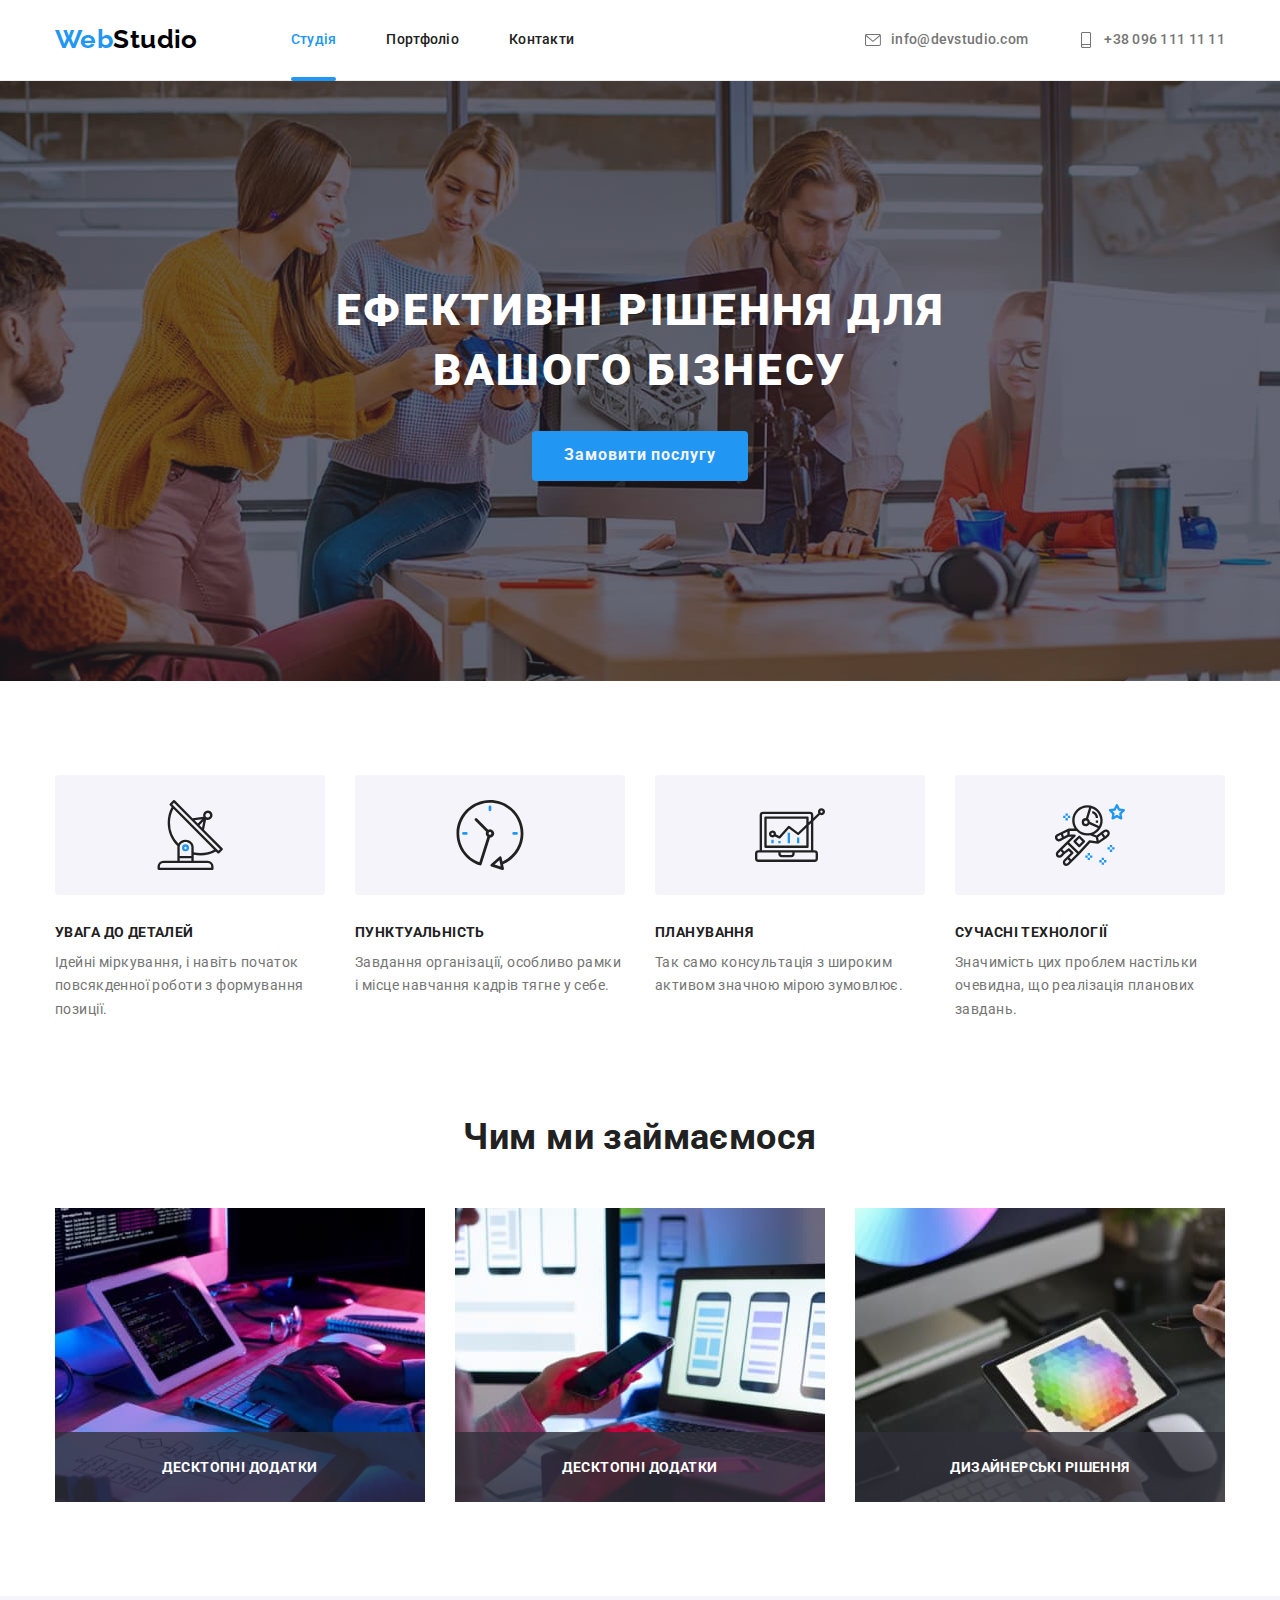
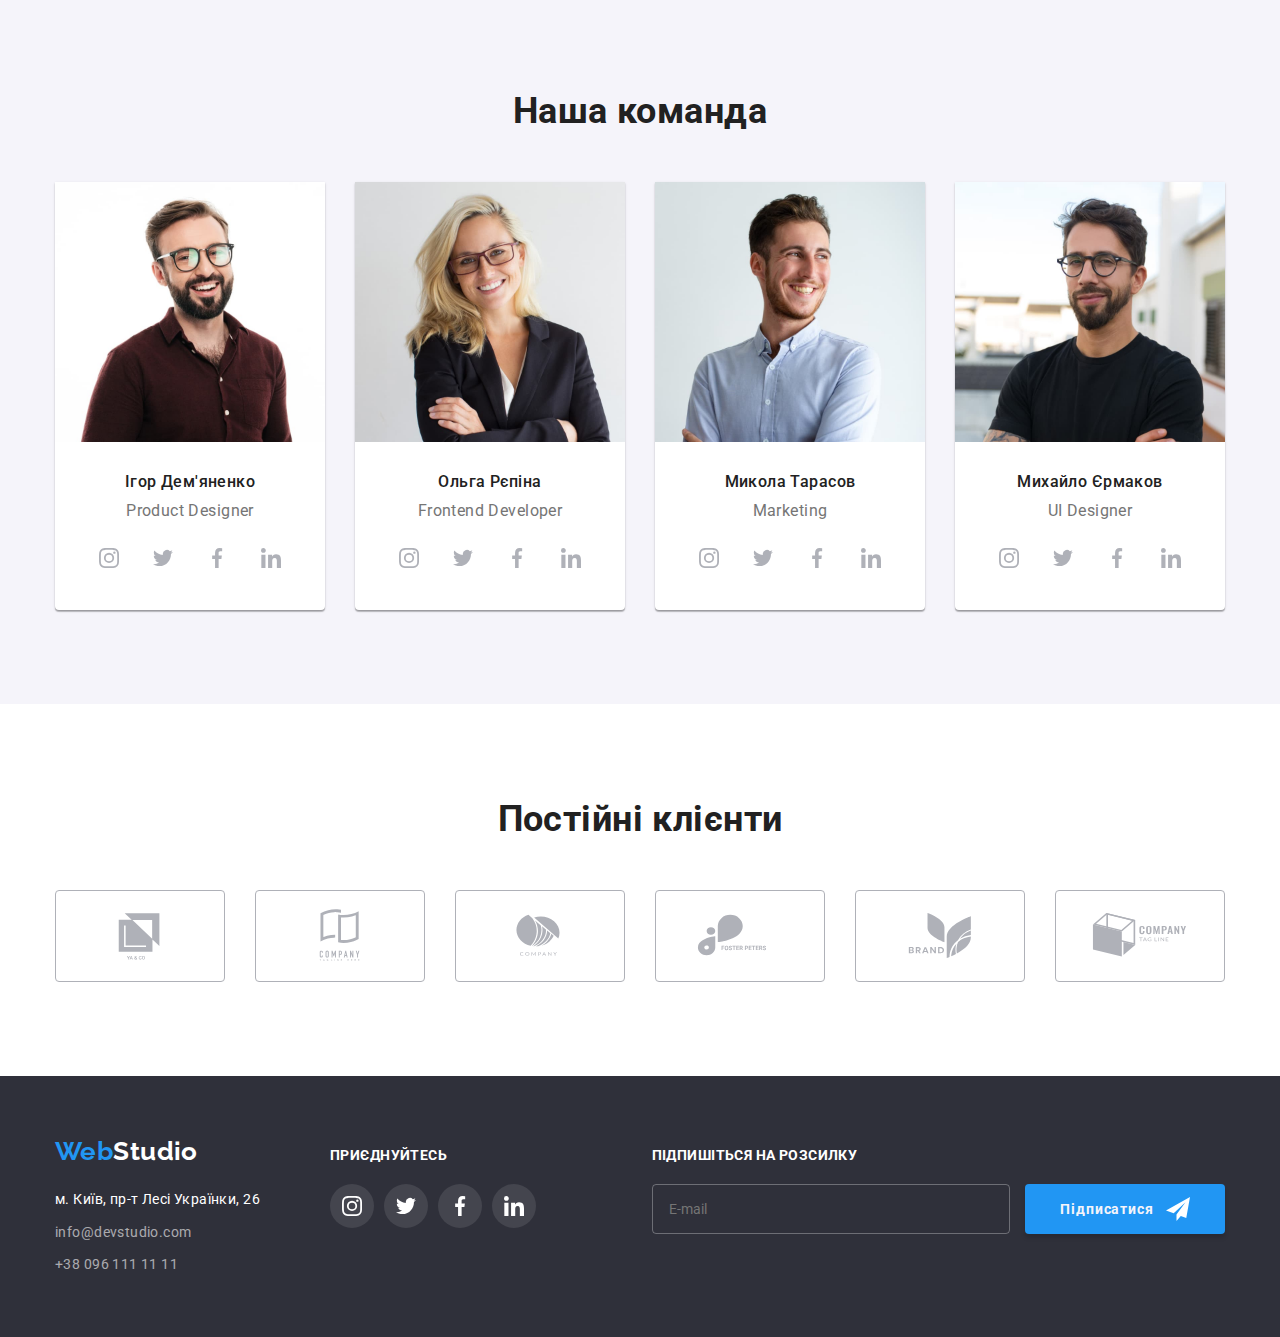
<file: index.html>
<!DOCTYPE html>
<html lang="uk">

<head>
	<meta charset="UTF-8"/>
	<meta http-equiv="X-UA-Compatible" content="IE=edge"/>
	<meta name="viewport" content="width=device-width, initial-scale=1.0"/>
	<link rel="preconnect" href="https://fonts.googleapis.com"/>
	<link rel="preconnect" href="https://fonts.gstatic.com" crossorigin/>
	<link
		href="https://fonts.googleapis.com/css2?family=Raleway:wght@700&family=Roboto:wght@400;500;700;900&display=swap"
		rel="stylesheet"/>
	<link rel="stylesheet"
		href="https://cdnjs.cloudflare.com/ajax/libs/modern-normalize/1.1.0/modern-normalize.min.css"/>
	<link rel="stylesheet" href="./css/styles.css"/>
	<title>Homework 1 week GOIT</title>
</head>

<body>
	<!-- Header -->
	<header class="border-buttom">
		<div class="container flex-container">
			<a href="./index.html" class="logo"> <span class="logo-color">Web</span>Studio</a>
			<nav>
				<ul class="header-nav">
					<li class="item"><a href="index.html" class="nav-link active current">Студія</a></li>
					<li class="item"><a href="./portfolio.html" class="nav-link active">Портфоліо</a></li>
					<li class="item"><a href="" class="nav-link active">Контакти</a></li>
				</ul>
			</nav>
			<ul class="nav-contact">
				<li class="item"><a href="mailto:info@devstudio.com" class="contact header-contact active"><svg
							class="contact-icon">
							<use href="./images/symbol-defs.svg#envelope"></use>
						</svg>
						info@devstudio.com</a>
				</li>
				<li class="item"><a href="tel:+380961111111" class="contact header-contact active"><svg
							class="contact-icon">
							<use href="./images/symbol-defs.svg#smartphone"></use>
						</svg>+38 096 111 11 11</a>
				</li>
			</ul>
		</div>
	</header>
	<!-- Main -->
	<main>
		<!-- Hero -->
		<section class="hero">
			<h1 class="hero-title">Ефективні рішення для вашого бізнесу</h1>
			<button type="button" name="order" class="hero-btn" data-modal-open>Замовити послугу</button>
		</section>
		<!-- Benefit -->
		<section class="benefit">
			<div class="container">
				<h2 class="hide">Наші переваги</h2>
				<ul class="benefit-list">
					<li class="item">
						<div class="benefit-bgc">
							<svg class="benefit-bgc-icon">
								<use href="./images/symbol-defs.svg#locator"></use>
							</svg>
						</div>
						<h3 class="benefit-title">УВАГА ДО ДЕТАЛЕЙ</h3>
						<p> Ідейні міркування, і навіть початок повсякденної роботи з формування позиції. </p>
					</li>
					<li class="item">
						<div class="benefit-bgc">
							<svg class="benefit-bgc-icon">
								<use href="./images/symbol-defs.svg#clock"></use>
							</svg>
						</div>
						<h3 class="benefit-title">ПУНКТУАЛЬНІСТЬ</h3>
						<p> Завдання організації, особливо рамки і місце навчання кадрів тягне у себе. </p>
					</li>
					<li class="item">
						<div class="benefit-bgc">
							<svg class="benefit-bgc-icon">
								<use href="./images/symbol-defs.svg#diagram"></use>
							</svg>
						</div>
						<h3 class="benefit-title">ПЛАНУВАННЯ</h3>
						<p> Так само консультація з широким активом значною мірою зумовлює. </p>
					</li>
					<li class="item">
						<div class="benefit-bgc">
							<svg class="benefit-bgc-icon">
								<use href="./images/symbol-defs.svg#astronaut"></use>
							</svg>
						</div>
						<h3 class="benefit-title">СУЧАСНІ ТЕХНОЛОГІЇ</h3>
						<p> Значимість цих проблем настільки очевидна, що реалізація планових завдань. </p>
					</li>
				</ul>
			</div>
		</section>
		<!-- About -->
		<section class="about">
			<div class="container">
				<h2 class="title">Чим ми займаємося</h2>
				<ul class="list">
					<li class="about-item">
						<img src="./images/img.jpg" alt="Програміст набирає код на планшеті" width="370"
							class="image" />
						<p class="about-desc">Десктопні додатки</p>
					</li>
					<li class="about-item">
						<img src="./images/box_2.jpg" alt="Дизайнер розробляє інтерфейс застосунку для смартфона"
							width="370" class="image" />
						<p class="about-desc">Десктопні додатки</p>
					</li>
					<li class="about-item">
						<img src="./images/box_3.jpg" alt="Веб-дизайнер підбирає колір на графічному планшеті"
							width="370" class="image" />
						<p class="about-desc">Дизайнерські рішення</p>
					</li>
				</ul>
			</div>
		</section>

		<!-- Team -->
		<section class="team">
			<div class="container">
				<h2 class="title">Наша команда</h2>
				<ul class="list">
					<li class="team-dsc">
						<img src="./images/product.jpg" alt="Фото співробітника" width="270" class="image" />
						<h3 class="list-title">Ігор Дем'яненко</h3>
						<p lang="en">Product Designer</p>
						<ul class="social-list">
							<li class="social-item">
								<a href="" class="social-link">
									<svg class="social-icon">
										<use href="./images/symbol-defs.svg#instagram"></use>
									</svg>
								</a>
							</li>
							<li class="social-item">
								<a href="" class="social-link">
									<svg class="social-icon">
										<use href="./images/symbol-defs.svg#twitter"></use>
									</svg>
								</a>
							</li>
							<li class="social-item">
								<a href="" class="social-link">
									<svg class="social-icon">
										<use href="./images/symbol-defs.svg#facebook"></use>
									</svg>
								</a>
							</li>
							<li class="social-item">
								<a href="" class="social-link">
									<svg class="social-icon">
										<use href="./images/symbol-defs.svg#linkedin"></use>
									</svg>
								</a>
							</li>
						</ul>
					</li>
					<li class="team-dsc">
						<img src="./images/front_end.jpg" alt="Фото співробітника" width="270" class="image" />
						<h3 class="list-title">Ольга Рєпіна</h3>
						<p lang="en">Frontend Developer</p>
						<ul class="social-list">
							<li class="social-item">
								<a href="" class="social-link">
									<svg class="social-icon">
										<use href="./images/symbol-defs.svg#instagram"></use>
									</svg>
								</a>
							</li>
							<li class="social-item">
								<a href="" class="social-link">
									<svg class="social-icon">
										<use href="./images/symbol-defs.svg#twitter"></use>
									</svg>
								</a>
							</li>
							<li class="social-item">
								<a href="" class="social-link">
									<svg class="social-icon">
										<use href="./images/symbol-defs.svg#facebook"></use>
									</svg>
								</a>
							</li>
							<li class="social-item">
								<a href="" class="social-link">
									<svg class="social-icon">
										<use href="./images/symbol-defs.svg#linkedin"></use>
									</svg>
								</a>
							</li>
						</ul>
					</li>
					<li class="team-dsc">
						<img src="./images/marketing.jpg" alt="Фото співробітника" width="270" class="image" />
						<h3 class="list-title">Микола Тарасов</h3>
						<p lang="en">Marketing</p>
						<ul class="social-list">
							<li class="social-item">
								<a href="" class="social-link">
									<svg class="social-icon">
										<use href="./images/symbol-defs.svg#instagram"></use>
									</svg>
								</a>
							</li>
							<li class="social-item">
								<a href="" class="social-link">
									<svg class="social-icon">
										<use href="./images/symbol-defs.svg#twitter"></use>
									</svg>
								</a>
							</li>
							<li class="social-item">
								<a href="" class="social-link">
									<svg class="social-icon">
										<use href="./images/symbol-defs.svg#facebook"></use>
									</svg>
								</a>
							</li>
							<li class="social-item">
								<a href="" class="social-link">
									<svg class="social-icon">
										<use href="./images/symbol-defs.svg#linkedin"></use>
									</svg>
								</a>
							</li>
						</ul>
					</li>
					<li class="team-dsc">
						<img src="./images/ui_designer.jpg" alt="Фото співробітника" width="270" class="image" />
						<h3 class="list-title">Михайло Єрмаков</h3>
						<p lang="en">UI Designer</p>
						<ul class="social-list">
							<li class="social-item">
								<a href="" class="social-link">
									<svg class="social-icon">
										<use href="./images/symbol-defs.svg#instagram"></use>
									</svg>
								</a>
							</li>
							<li class="social-item">
								<a href="" class="social-link">
									<svg class="social-icon">
										<use href="./images/symbol-defs.svg#twitter"></use>
									</svg>
								</a>
							</li>
							<li class="social-item">
								<a href="" class="social-link">
									<svg class="social-icon">
										<use href="./images/symbol-defs.svg#facebook"></use>
									</svg>
								</a>
							</li>
							<li class="social-item">
								<a href="" class="social-link">
									<svg class="social-icon">
										<use href="./images/symbol-defs.svg#linkedin"></use>
									</svg>
								</a>
							</li>
						</ul>
					</li>
				</ul>
			</div>
		</section>
		<section class="client">
			<div class="container">
				<h2 class="title">Постійні клієнти</h2>
				<ul class="clients-list">
					<li class="clients-item">
						<a href="" class="client-link">
							<svg class="client-logo">
								<use href="./images/symbol-defs.svg#client_1"></use>
							</svg>
						</a>
					</li>
					<li class="clients-item">
						<a href="" class="client-link">
							<svg class="client-logo">
								<use href="./images/symbol-defs.svg#client_2"></use>
							</svg>
						</a>
					</li>
					<li class="clients-item">
						<a href="" class="client-link">
							<svg class="client-logo">
								<use href="./images/symbol-defs.svg#client_3" class="client-logo"></use>
							</svg>
						</a>
					</li>
					<li class="clients-item">
						<a href="" class="client-link">
							<svg class="client-logo">
								<use href="./images/symbol-defs.svg#client_4" class="client-logo"></use>
							</svg>
						</a>
					</li>
					<li class="clients-item">
						<a href="" class="client-link">
							<svg class="client-logo">
								<use href="./images/symbol-defs.svg#client_5" class="client-logo"></use>
							</svg>
						</a>
					</li>
					<li class="clients-item">
						<a href="" class="client-link">
							<svg class="client-logo">
								<use href="./images/symbol-defs.svg#client_6" class="client-logo"></use>
							</svg>
						</a>
					</li>
				</ul>
			</div>
		</section>
	</main>
	<!-- Footer -->
	<footer class="footer">
		<div class="container footer-wraper">
			<div class="left-container">
				<a href="./index.html" class="logo-footer link"> <span class="logo-color">Web</span>Studio</a>
				<address class="adress">
					<ul class="footer-list list">
						<li>
							<a href="https://goo.gl/maps/7tUkKNUSGQTVKbK36" target="_blank"
								rel="noopener noreferrer nofollow" class="link-map link">м. Київ, пр-т Лесі Українки,
								26</a>
						</li>
						<li><a href="mailto:info@devstudio.com"
								class="contact footer-contact link active">info@devstudio.com</a></li>
						<li><a href="tel:+380961111111" class="contact footer-contact link active">+38 096 111 11 11</a>
						</li>
					</ul>
				</address>
			</div>
			<div class="social-container">
				<b class="social-title ">приєднуйтесь</b>
				<ul class="social-list">
					<li class="social-item footer-ico-bgc">
						<a href="" class="social-link">
							<svg class="social-icon">
								<use href="./images/symbol-defs.svg#instagram"></use>
							</svg>
						</a>
					</li>
					<li class="social-item footer-ico-bgc">
						<a href="" class="social-link">
							<svg class="social-icon">
								<use href="./images/symbol-defs.svg#twitter"></use>
							</svg>
						</a>
					</li>
					<li class="social-item footer-ico-bgc">
						<a href="" class="social-link">
							<svg class="social-icon">
								<use href="./images/symbol-defs.svg#facebook"></use>
							</svg>
						</a>
					</li>
					<li class="social-item footer-ico-bgc">
						<a href="" class="social-link">
							<svg class="social-icon">
								<use href="./images/symbol-defs.svg#linkedin"></use>
							</svg>
						</a>
					</li>
				</ul>
			</div>
			<div class="right-container">
				<b class="social-title">Підпишіться на розсилку</b>
				<form action="#" name="subscribe-form">
					<input type="email" class="subscribe-input" placeholder="E-mail" />
					<button type="submit" class="subscribe-btn">Підписатися
						<svg class="send-ico">
							<use href="./images/symbol-defs.svg#send"></use>
						</svg></button>
				</form>
			</div>
		</div>
	</footer>
	<div class="backdrop is-hidden" data-modal>
		<div class="modal">
			<button type="button" class="close-btn" data-modal-close>
				<svg class="close-btn-img">
					<use href="./images/symbol-defs.svg#close"></use>
				</svg>
			</button>
			<p class="modal-titel">Залиште свої дані, ми вам передзвонимо</p>
			<form action="#" class="modal-form">
				<div class="contaner-form-field">
					<label class="form-field"><span class="field-titel">Ім'я</span>
						<input type="text" name="name" class="field-input" required />
						<svg class="field-ico">
							<use href="./images/symbol-defs.svg#person"></use>
						</svg>
					</label>
					<label class="form-field"><span class="field-titel">Телефон</span>
						<input type="tel" name="phone" class="field-input" required />
						<svg class="field-ico">
							<use href="./images/symbol-defs.svg#phone"></use>
						</svg>
					</label>
					<label class="form-field"><span class="field-titel">Пошта</span>
						<input type="email" name="mail" class="field-input" />
						<svg class="field-ico">
							<use href="./images/symbol-defs.svg#email"></use>
						</svg>
					</label>
					<label class="form-field"><span class="field-titel">Коментар</span>
						<textarea name="comment" rows="8" class="field-input" placeholder="Введіть текст"></textarea>
					</label>
				</div>
				<label class="policy-block">
					<input type="checkbox" name="policy" class="policy-checkbox" required />
					<svg class="check-ico">
						<use href="./images/symbol-defs.svg#check"></use>
					</svg>
					Погоджуюся з розсилкою та приймаю <a href="" class="policy-link">Умови договору</a>
				</label>

				<button type="submit" class="modal-submit-btn">Відправити</button>
			</form>
		</div>
	</div>
	<script src="./js/modal.js"></script>
</body>

</html>
</file>
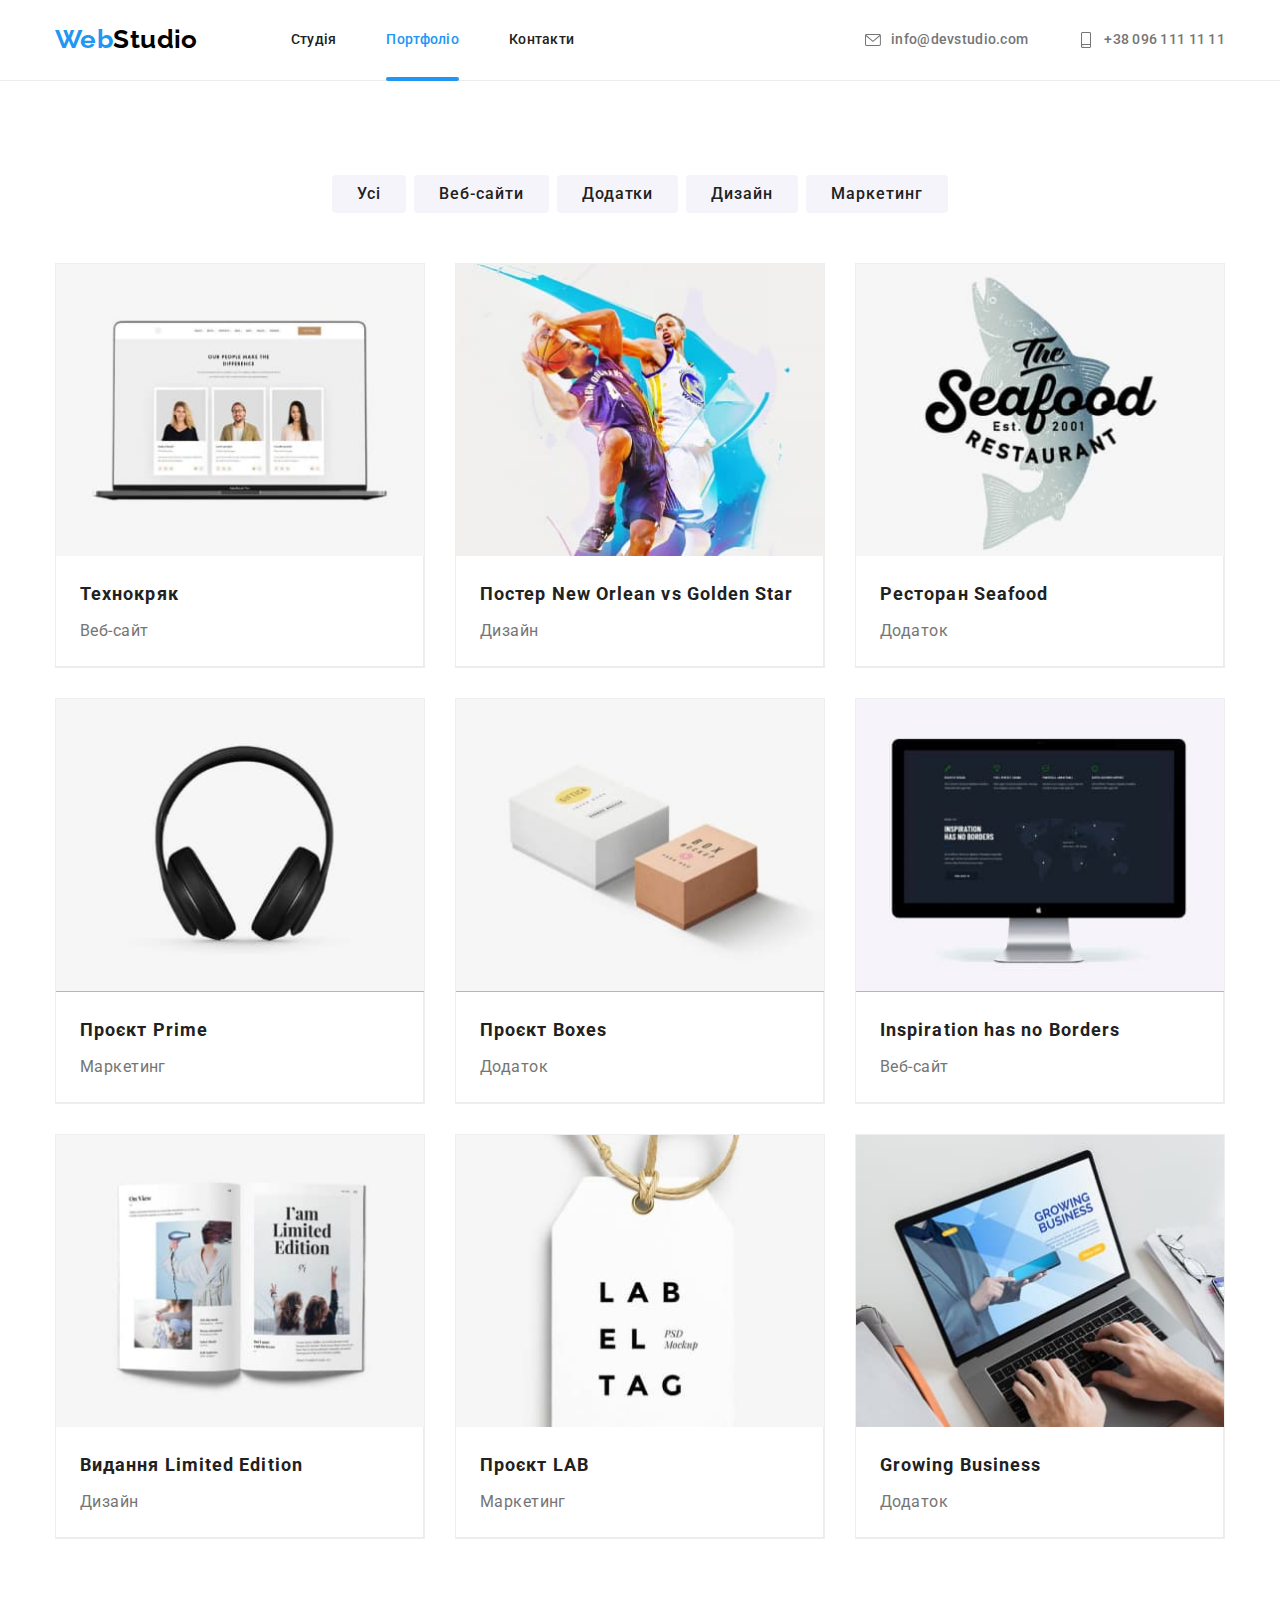
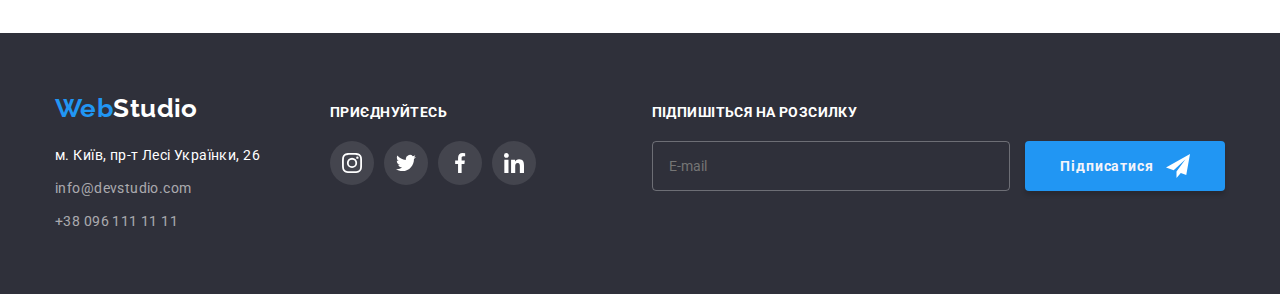
<file: portfolio.html>
<!DOCTYPE html>
<html lang="uk">
	<head>
		<meta charset="UTF-8" />
		<meta http-equiv="X-UA-Compatible" content="IE=edge" />
		<meta name="viewport" content="width=device-width, initial-scale=1.0" />
		<link rel="preconnect" href="https://fonts.googleapis.com" />
		<link rel="preconnect" href="https://fonts.gstatic.com" crossorigin />
		<link
			href="https://fonts.googleapis.com/css2?family=Raleway:wght@700&family=Roboto:wght@400;500;700;900&display=swap"
			rel="stylesheet"
		/>
		<link
			rel="stylesheet"
			href="https://cdnjs.cloudflare.com/ajax/libs/modern-normalize/1.1.0/modern-normalize.min.css"
		/>
		<link rel="stylesheet" href="./css/styles.css" />
		<title>Homework 1 week GOIT</title>
	</head>

	<body>
		<!-- Header -->
		<header class="border-buttom">
			<div class="container flex-container">
				<a href="./index.html" class="logo"> <span class="logo-color">Web</span>Studio</a>
				<nav>
					<ul class="header-nav">
						<li class="item"><a href="index.html" class="nav-link active">Студія</a></li>
						<li class="item"><a href="./portfolio.html" class="nav-link active current">Портфоліо</a></li>
						<li class="item"><a href="" class="nav-link active">Контакти</a></li>
					</ul>
				</nav>
				<ul class="nav-contact">
					<li class="item"
						><a href="mailto:info@devstudio.com" class="contact header-contact active"
							><svg class="contact-icon">
								<use href="./images/symbol-defs.svg#envelope"></use>
							</svg>
							info@devstudio.com</a
						>
					</li>
					<li class="item"
						><a href="tel:+380961111111" class="contact header-contact active"
							><svg class="contact-icon">
								<use href="./images/symbol-defs.svg#smartphone"></use></svg>
								+38 096 111 11 11</a>
					</li>
				</ul>
			</div>
		</header>
		<!-- Main -->
		<main>
			<section class="portfolio">
				<div class="container project-container">
					<h1 class="hide">Портфоліо</h1>
					<ul class="filter list button-container">
						<li class="item"><button type="button" class="filter-btn">Усі</button></li>
						<li class="item"><button type="button" class="filter-btn">Веб-сайти</button></li>
						<li class="item"><button type="button" class="filter-btn">Додатки</button></li>
						<li class="item"><button type="button" class="filter-btn">Дизайн</button></li>
						<li class="item"><button type="button" class="filter-btn">Маркетинг</button></li>
					</ul>
					<ul class="project-list list">
						<li class="project-item">
							<a href="" class="project-link">
								<div class="project-wrap-details">
									<img src="./images/project/project1.jpg" alt="Веб сайт открыт на ноутбуке" width="370" />
									<p class="project-details">Ресурс пропонує комплексні пропозиції з різним рівнем функціоналу та сервісів. Все це дозволить відвідувачу отримати вичерпні відомості про компанію чи приватну особу.</p>
								</div>
								<div class="project-desc">
									<h2 class="project-subtitle">Технокряк</h2>
									<p class="project-text">Веб-сайт</p>
								</div>
							</a>
						</li>
						<li class="project-item">
							<a href="" class="project-link">
								<div class="project-wrap-details">
								<img
									src="./images/project/project2.jpg"
									alt="Постер на котором изображены 2 баскетболиста в борьбе за мяч"
									width="370"
									/>
								<p class="project-details">Ресурс пропонує комплексні пропозиції з різним рівнем функціоналу та сервісів. Все це дозволить відвідувачу отримати вичерпні відомості про компанію чи приватну особу.</p>
								</div>	
								<div class="project-desc">
									<h2 class="project-subtitle">Постер New Orlean vs Golden Star</h2>
									<p class="project-text">Дизайн</p>
								</div>
							</a>
						</li>
						<li class="project-item">
							<a href="#" class="project-link">
								<div class="project-wrap-details">
								<img src="./images/project/project3.jpg" alt="Изображение логотипа ресторана" width="370" />
								<p class="project-details">Ресурс пропонує комплексні пропозиції з різним рівнем функціоналу та сервісів. Все це дозволить відвідувачу отримати вичерпні відомості про компанію чи приватну особу.</p>
								</div>
								<div class="project-desc">
									<h2 class="project-subtitle">Ресторан Seafood</h2>
									<p class="project-text">Додаток</p>
								</div>
							</a>
						</li>
						<li class="project-item">
							<a href="#" class="project-link">
								<div class="project-wrap-details">
								<img src="./images/project/project4.jpg" alt="Изображение студийных наушников" width="370" />
								<p class="project-details">Ресурс пропонує комплексні пропозиції з різним рівнем функціоналу та сервісів. Все це дозволить відвідувачу отримати вичерпні відомості про компанію чи приватну особу.</p>
								</div>
								<div class="project-desc">
									<h2 class="project-subtitle">Проєкт Prime</h2>
									<p class="project-text">Маркетинг</p>
								</div>
							</a>
						</li>
						<li class="project-item">
							<a href="" class="project-link">
								<div class="project-wrap-details">
								<img src="./images/project/project5.jpg" alt="На фото две коробки " width="370" />
								<p class="project-details">Ресурс пропонує комплексні пропозиції з різним рівнем функціоналу та сервісів. Все це дозволить відвідувачу отримати вичерпні відомості про компанію чи приватну особу.</p>
								</div>
								<div class="project-desc">
									<h2 class="project-subtitle">Проєкт Boxes</h2>
									<p class="project-text">Додаток</p>
								</div>
							</a>
						</li>
						<li class="project-item">
							<a href="" class="project-link">
								<div class="project-wrap-details">
								<img src="./images/project/project6.jpg" alt="Веб сайт открыт на экране компьютера" width="370" />
								<p class="project-details">Ресурс пропонує комплексні пропозиції з різним рівнем функціоналу та сервісів. Все це дозволить відвідувачу отримати вичерпні відомості про компанію чи приватну особу.</p>
								</div>
								<div class="project-desc">
									<h2 lang="en" class="project-subtitle">Inspiration has no Borders</h2>
									<p class="project-text">Веб-сайт</p>
								</div>
							</a>
						</li>
						<li class="project-item">
							<a href="" class="project-link">
								<div class="project-wrap-details">
								<img src="./images/project/project7.jpg" alt="Разворот глянцевого журнала" width="370" />
								<p class="project-details">Ресурс пропонує комплексні пропозиції з різним рівнем функціоналу та сервісів. Все це дозволить відвідувачу отримати вичерпні відомості про компанію чи приватну особу.</p>
								</div>
								<div class="project-desc">
									<h2 class="project-subtitle">Видання <span lang="en">Limited Edition</span></h2>
									<p class="project-text">Дизайн</p>
								</div>
							</a>
						</li>
						<li class="project-item">
							<a href="" class="project-link">
								<div class="project-wrap-details">
								<img src="./images/project/project8.jpg" alt="Ярлык для одежды" width="370" />
								<p class="project-details">Ресурс пропонує комплексні пропозиції з різним рівнем функціоналу та сервісів. Все це дозволить відвідувачу отримати вичерпні відомості про компанію чи приватну особу.</p>
								</div>
								<div class="project-desc">
									<h2 class="project-subtitle">Проєкт LAB</h2>
									<p class="project-text">Маркетинг</p>
								</div>
							</a>
						</li>
						<li class="project-item">
							<a href="" class="project-link">
								<div class="project-wrap-details">
								<img src="./images/project/project9.jpg" alt="Человек работает на ноутбуке в приложении" width="370" />
								<p class="project-details">Ресурс пропонує комплексні пропозиції з різним рівнем функціоналу та сервісів. Все це дозволить відвідувачу отримати вичерпні відомості про компанію чи приватну особу.</p>
								</div>
								<div class="project-desc">
									<h2 lang="en" class="project-subtitle">Growing Business</h2>
									<p class="project-text">Додаток</p>
								</div>
							</a>
						</li>
					</ul>
				</div>
			</section>
		</main>
		<!-- Footer -->
		<footer class="footer">
			<div class="container footer-wraper">
				<div class="left-container">
					<a href="./index.html" class="logo-footer link"> <span class="logo-color">Web</span>Studio</a>
					<address class="adress">
						<ul class="footer-list list">
							<li>
								<a
									href="https://goo.gl/maps/7tUkKNUSGQTVKbK36"
									target="_blank"
									rel="noopener noreferrer nofollow"
									class="link-map link"
									>м. Київ, пр-т Лесі Українки, 26</a
								>
							</li>
							<li
								><a href="mailto:info@devstudio.com" class="contact footer-contact link active"
									>info@devstudio.com</a
								></li
							>
							<li><a href="tel:+380961111111" class="contact footer-contact link active">+38 096 111 11 11</a> </li>
						</ul>
					</address>
				</div>
				<div class="social-container">
					<b class="social-title">приєднуйтесь</b>
					<ul class="social-list">
						<li class="social-item footer-ico-bgc">
							<a href="" class="social-link">
								<svg class="social-icon">
									<use href="./images/symbol-defs.svg#instagram"></use>
								</svg>
							</a>
						</li>
						<li class="social-item footer-ico-bgc">
							<a href="" class="social-link">
								<svg class="social-icon">
									<use href="./images/symbol-defs.svg#twitter"></use>
								</svg>
							</a>
						</li>
						<li class="social-item footer-ico-bgc">
							<a href="" class="social-link">
								<svg class="social-icon">
									<use href="./images/symbol-defs.svg#facebook"></use>
								</svg>
							</a>
						</li>
						<li class="social-item footer-ico-bgc">
							<a href="" class="social-link">
								<svg class="social-icon">
									<use href="./images/symbol-defs.svg#linkedin"></use>
								</svg>
							</a>
						</li>
					</ul>
				</div>
				<div class="right-container">
					<b class="social-title">Підпишіться на розсилку</b>
					<form action="#" name="subscribe-form">
						<input type="email" class="subscribe-input" placeholder="E-mail">
						<button type="submit" class="subscribe-btn">Підписатися <svg class="send-ico">
							<use href="./images/symbol-defs.svg#send"></use>
						</svg></button>
					</form>
				</div>
			</div>
		</footer>
	</body>
</html>
</file>
<file: css/styles.css>
/* * {
	outline:1px solid black;
} */

:root {
	--primary-color: #757575;
	--secondary-color: #2196f3;
	--link-color: #212121;
	--title-color: #212121;
	--hero-text-color: #ffffff;
	--background-color-dark: #2f303a;
	--bgc-btn-color: #f5f4fa;
	--bgc-color: #fff;
	--second-logo-color: #000000;
	--footer-contact-color: rgba(255, 255, 255, 0.6);
	--border-color: #ececec;
	--base-icon-color: #AFB1B8;
}

body {
	margin: 0;

	background-color: var (--bgc-color);
	color: var(--primary-color);
	font-family: "Roboto", "Verdana", "Tahoma", sans-serif;
	font-size: 14px;
	letter-spacing: 0.03em;
}

h1,
h2,
h3,
h4,
h5,
h6,
p {
	margin: 0;
}

ul,
ol {
	list-style: none;
	padding: 0;
	margin: 0;
}

img {
	display: block;
	max-width: 100%;
	height: auto;
}

a {
	text-decoration: none;
}
button {
	background-color: var(--secondary-color);
	color: var(--bgc-btn-color);
	border: none;
	border-radius: 4px;
	cursor: pointer;
	font-weight: 700;
	letter-spacing: 0.06em;
}

.container {
	width: 1200px;
	padding-left: 15px;
	padding-right: 15px;
	margin: 0 auto;
}

section {
	padding-top: 94px;
	padding-bottom: 94px;
}

.hide {
	position: absolute;
	width: 1px;
	height: 1px;
	margin: -1px;
	border: 0;
	padding: 0;
	white-space: nowrap;
	clip-path: inset(100%);
	clip: rect(0 0 0 0);
	overflow: hidden;
}

.contact {
	color: var(--primary-color);
}

/* Header */
.flex-container {
	display: flex;
	align-items: center;
}

.border-buttom {
	border-bottom: 1px solid var(--border-color);
}

.logo {
	display: block;
	margin-right: 93px;
	font-family: "Raleway", "Metrisch", sans-serif;
	font-weight: 700;
	font-size: 26px;
	line-height: 1.2;
	color: var(--second-logo-color);
}

.logo-color {
	color: var(--secondary-color);
}

.header-nav {
	display: flex;
}

.header-nav .item:not(:last-child) {
	margin-right: 50px;
}

.nav-link {
	display: block;
	padding-top: 32px;
	padding-bottom: 32px;
	font-weight: 500;
	line-height: 1.1;
	letter-spacing: 0.02em;
	color: var(--link-color);
}

.current {
	position: relative;
	color: var(--secondary-color);

}
.current::after {
	position: absolute;
	bottom:-1px;
	left: 0;
	content:"";
	width: 100%;
	height: 4px;
	background-color: var(--secondary-color);
	border-radius: 2px;

}

.nav-contact {
	display: flex;
	margin-left: auto;
}

.header-contact {
	padding-top: 32px;
	padding-bottom: 32px;
	font-weight: 500;
	line-height: 1.1;
	letter-spacing: 0.02em;
}

.nav-contact .item+.item {
	margin-left: 50px;
}
 .active {
	transition-property: color;
	transition-duration: 250ms;
	transition-timing-function: cubic-bezier(0.4, 0, 0.2, 1);
 }
.active:hover,
.active:focus {
	color: var(--secondary-color);
}

.header-contact {
	display: flex;
	align-items: center;
}

.contact-icon {
	fill: var(--primary-color);
	margin-right: 10px;
	width: 16px;
	height: 16px;
}

.active:hover>.contact-icon,
.active:focus>.contact-icon {
	fill: var(--secondary-color);

}

/* Hero */
.hero {
	color: var(--hero-text-color);
	background-color: var(--background-color-dark);
	padding-top: 200px;
	padding-bottom: 200px;
	text-align: center;
	background-image: linear-gradient(to right, rgba(47, 48, 58, 0.4), rgba(47, 48, 58, 0.4)), url(../images/hero_img.jpg);
	background-repeat: no-repeat;
	background-position: center;
	background-size: 1600px;
	max-width: 1600px;
	margin-left: auto;
	margin-right: auto;
}

.hero-title {
	margin: 0 auto;
	margin-bottom: 30px;
	max-width: 696px;

	font-weight: 900;
	font-size: 44px;
	line-height: 1.36;
	letter-spacing: 0.06em;
	text-transform: uppercase;
}

.hero-btn {
	padding: 10px 32px;
	min-width: 216px;
	height: 50px;
	font-size: 16px;
	line-height: 1.8;
	transition-property: color, background-color;
	transition-duration: 250ms;
	transition-timing-function: cubic-bezier(0.4, 0, 0.2, 1);
}

.hero-btn:hover,
.hero-btn:focus {
	color: var(--secondary-color);
	background-color: var(--hero-text-color);
	
}

/* Benefit */
.benefit {
	line-height: 1.7;
}

.benefit-list {
	display: flex;
	align-content: center;
	justify-content: space-between;
	/* gap: 30px; */
}

.benefit-list .item {
	width: 270px;

}

.benefit-bgc {
	display: flex;
	justify-content: center;
	align-items: center;
	width: 270px;
	height: 120px;
	margin-bottom: 30px;
	background-color: var(--bgc-btn-color);
	border-radius: 4px;
}

.benefit-bgc-icon {
	height: 70px;
	width: 70px;
}

.benefit-title {
	margin-bottom: 10px;
	font-weight: 700;
	font-size: 14px;
	line-height: 1.14;
	text-transform: uppercase;
	color: var(--title-color);
}

/* About */
/* title for section about and team */
.about {
	padding-top: 0px;
	text-align: center;
}

.about .list {
	display: flex;
	justify-content: center;
	gap: 30px;
}

.title {
	margin-top: 0;
	margin-bottom: 50px;
	color: var(--title-color);
	font-weight: 700;
	font-size: 36px;
	line-height: 1.17;
	text-align: center;
}
/* .image {
	position:relative;
} */
.about-item {
		position: relative;
		text-align: center;
}
.about-item::before {
	content:" ";
	position: absolute;
	bottom: 0;
	right: 0;
	width: 100%;
	height: 70px;
	background-color: rgba(47, 48, 58, 0.8);red;
}
.about-desc {
	display: flex;
    justify-content: center;
    align-items: center;
	width: 100%;
    height: 70px;
    position: absolute;
    z-index: 3;
    bottom: 0;

	color: var(--hero-text-color);
	font-weight: 700;
	text-transform: uppercase;
    
	
	
	
}

/* Team */
.team {
	margin: 0 auto;
	padding-top: 94px;
	padding-bottom: 94px;
	font-size: 16px;
	line-height: 1.19;
	background-color: var(--bgc-btn-color);
	/* background-color: tomato; */
	text-align: center;
}

.team .list {
	display: flex;
	justify-content: space-between;
}

.team-dsc {
	background-color: var(--hero-text-color);
	width: 270px;
	box-shadow: 0px 1px 3px rgba(0, 0, 0, 0.12), 0px 1px 1px rgba(0, 0, 0, 0.14), 0px 2px 1px rgba(0, 0, 0, 0.2);
	border-radius: 0px 0px 4px 4px;
}
.team-dsc p {
	margin-bottom: 16px;
}

.list-title {
	margin-top: 30px;
	margin-bottom: 10px;
	color: var(--title-color);
	font-weight: 500;
	font-size: 16px;
	line-height: 1.19;
}

.social-list {
	display: flex;
	justify-content: center;
	gap: 10px;
	margin-bottom:30px;

}

.social-item {
	display: flex;
	height: 44px;
	width: 44px;

}

.social-link {
	display: flex;
	width: 100%;
	height: 100%;
	justify-content: center;
	align-items: center;
	border-radius: 50%;
	transition-property: background-color;
	transition-duration: 250ms;
	transition-timing-function: cubic-bezier(0.4, 0, 0.2, 1);
}

.social-icon {
	fill: var(--base-icon-color);
	height: 20px;
	width: 20px;
	transition-property: fill;
	transition-duration: 250ms;
	transition-timing-function: cubic-bezier(0.4, 0, 0.2, 1);
}

.social-link:hover,
.social-link:focus {
	background-color: var(--secondary-color);

}

.social-link:hover .social-icon,
.social-link:focus .social-icon {
	fill: var(--bgc-color);
}


/* Clients */
.clients-list {
	display: flex;
	gap: 30px;
}

.clients-item {
	display: flex;
	width: 170px;
	height: 92px;

}
.client-logo {
	width: 106px;
	height: 60px;
}
.client-link {
	display: flex;
	width: 100%;
	height: 100%;
	justify-content: center;
	align-items: center;
	fill: var(--base-icon-color);
	border: 1px solid var(--base-icon-color);
	border-radius: 4px;
	fill: var(--base-icon-color);
	transition-property: border-color, fill;
	transition-duration: 250ms;
	transition-timing-function: cubic-bezier(0.4, 0, 0.2, 1);
	
}

.client-link:hover,
.client-link:focus {
	border-color: var(--secondary-color);
	fill: var(--secondary-color);
}


/* Footer */
.footer {
	padding: 60px 0 60px 0;
	background-color: var(--background-color-dark);
}

.footer-wraper {
	display: flex;
	align-items: baseline;
}



/* Footer logo and adress  */
.adress {
	font-style: normal;
}

.logo-footer {
	display: inline-block;
	margin-bottom: 20px;

	font-family: "Raleway";
	font-weight: 700;
	font-size: 26px;
	line-height: 1.2;
	color: var(--hero-text-color);
}

.footer-list a {
	display: block;
}

.link-map {
	line-height: 1.71;
	color: var(--hero-text-color);
}

.footer-list .footer-contact {
	margin-top: 9px;
}

.footer-contact {
	line-height: 1.71;
	color: var(--footer-contact-color);
	transition-property: color;
	transition-duration: 250ms;
	transition-timing-function: cubic-bezier(0.4, 0, 0.2, 1);
	
}

/* Footer-socials */
.social-container {
	margin-left: 70px;
}
.footer-wraper .socila-container .social-list {
	margin-top: 0;
}
.social-title {
	display: block;
	font-style: normal;
	font-weight: 700;
	line-height: 1.14;
	margin-bottom: 20px;
	color: var(--hero-text-color);
	text-transform: uppercase;
}

.footer-ico-bgc {
	background-color: rgba(255, 255, 255, 0.1);
	border-radius: 50%;
}

.footer-ico-bgc .social-icon {
	fill: var(--hero-text-color);
}
/* Subscribe  */
.right-container {
	display: block;
	margin-left: auto;
	
}
.titel-subscribe {
	margin-bottom: 20px;
}

.subscribe-input {
	width: 358px;
	height: 50px;
	color: var(--hero-text-color);
	background-color: transparent;
	border: 1px solid rgba(255, 255, 255, 0.3);
	border-radius: 4px;
	padding-left: 16px;
	outline: none;
	box-shadow:(0px 4px 4px rgba(0, 0, 0, 0.15));
}

.subscribe-btn {
	display: inline-flex;
	justify-content:center;
	align-items: center;
	min-height: 50px;
	min-width: 200px;
	margin-left:12px;
	box-shadow: 0px 4px 4px rgba(0, 0, 0, 0.15);
}
.send-ico {
	width: 24px;
	height: 24px;
	fill: var(--hero-text-color);
	margin-left:12px;
}


/* Portfolio */


.filter {
	display: flex;
	justify-content: center;
	margin-bottom: 50px;
	gap: 8px;
}

.filter-btn {
	padding: 6px 25px;
	color: var(--link-color);
	font-weight: 500;
	font-size: 16px;
	line-height: 1.62;
	background-color: var(--bgc-btn-color);
	transition-property: color, background-color;
	transition-duration: 250ms;
	transition-timing-function: cubic-bezier(0.4, 0, 0.2, 1);
}

.filter-btn:hover,
.filter-btn:focus {
	background-color: var(--secondary-color);
	color: var(--bgc-btn-color);
	box-shadow:
		0px 3px 1px rgba(0, 0, 0, 0.1),
		0px 1px 2px rgba(0, 0, 0, 0.08),
		0px 2px 2px rgba(0, 0, 0, 0.12);
}

.project-list {
	display: flex;
	flex-wrap: wrap;
	column-gap: 30px;
	row-gap: 30px;
}
.project-item {
	display: flex;
	border: 1px solid #eeeeee;
	width: 370px;
}

.project-link {
	width: 100%;
	height: 100%;
	transition-property: box-shadow;
	transition-duration: 250ms;
	transition-timing-function: cubic-bezier(0.4, 0, 0.2, 1);
	
}
.project-wrap-details{
	position: relative;
	top:0;
	left: 0;
	overflow: hidden;
	

}
.project-details {
	position: absolute;
	top:0;
	left:0;
	height: 100%;
	padding: 63px 24px;
	background-color: rgba(33, 150, 243, 0.9);
	color: var(--hero-text-color);
	font-size: 18px;
	line-height: 1.55;
	transform: translateY(100%);
	transition-property: transform;
	transition-duration: 250ms;
	transition-timing-function: cubic-bezier(0.4, 0, 0.2, 1);
}

.project-link:hover .project-details,
.project-link:focus .project-details {
	transform: translateY(0);
}

.project-desc {
	padding: 20px 24px;
	border-bottom: 1px solid var(--border-color);
	border-right: 1px solid var(--border-color);
}

.project-subtitle {
	margin-bottom: 4px;
	font-weight: 700;
	font-size: 18px;
	line-height: 2;
	letter-spacing: 0.06em;
	color: var(--title-color);
}

.project-text {
	color: var(--primary-color);
	font-size: 16px;
	line-height: 1.87;
}

.project-link:hover,
.project-link:focus {
	box-shadow: 0px 1px 1px rgba(0, 0, 0, 0.12),
		0px 4px 4px rgba(0, 0, 0, 0.06),
		1px 4px 6px rgba(0, 0, 0, 0.16);
	

}

/* Modal windows */
.backdrop {
	position: fixed;
	top: 0;
	left: 0;
	width:100%;
	height: 100vh;
	background-color: rgba(0, 0, 0, 0.2);
	opacity: 1;
	transition: opacity 500ms, visibility 0s;
}
.modal {
	position:absolute;
	top: 50%;
	left: 50%;
	width: 528px;
	height: 581px;
	padding: 40px;
	background-color: var(--hero-text-color);
	border-radius: 4px;
	box-shadow: 0px 1px 3px rgba(0, 0, 0, 0.12), 0px 1px 1px rgba(0, 0, 0, 0.14), 0px 2px 1px rgba(0, 0, 0, 0.2);
	transform: translate(-50%, -50%) scale(1);
	transition: transform 500ms cubic-bezier(0.4, 0, 0.2, 1);
}

.backdrop.is-hidden {
	opacity: 0;
	visibility: hidden;
	pointer-events: none;
	transition: opacity 500ms, visibility 0s 500ms;	
}
.backdrop.is-hidden .modal {
	transform: translate(-50%, -50%) scale(0.8);
	

}
.close-btn {
	display: flex;
	justify-content: center;
	align-items: center;
	border: 1px solid rgba(0, 0, 0, 0.1);
	border-radius: 50%;
	position: absolute;
	top:8px;
	right: 8px;
	width: 30px;
	height: 30px;
	background-color: var(--hero-text-color);
	
}
.close-btn-img {
	width: 11px;
	height: 11px;
	
}
.close-btn:hover .close-btn-img,
.close-btn:focus .close-btn-img {
	fill: var(--secondary-color);
}
.no-scrol {
	overflow: hidden;
}


/* Modal form filds */
.modal-form {
	display: flex;
	flex-direction: column;
	justify-content: center;

}
.contaner-form-field {
	display: flex;
	flex-direction: column;
	margin-bottom:20px;
}
.modal-titel {
	display: block;
	text-align: center;
	margin-bottom:12px;
	color: var(--title-color);
	font-size: 20px;
	font-weight: 700;
	line-height: 1.15;
	letter-spacing: 0.03em;
}

/* Form style */
.form-field {
	position: relative;
	display: flex;
	flex-direction: column;
	margin-bottom:10px;
}
.form-field:last-child {
	margin-bottom:0;
}
.field-titel {
	margin-bottom: 4px;
	font-size: 12px;
	line-height: 1.17;
	letter-spacing: 0.01em;
}

.field-input {
	position:relative;
	border: 0;
	height: 40px;
	padding-left: 42px;
	border: 1px solid rgba(33, 33, 33, 0.2);
	border-radius: 4px;
	outline: none;
}
.field-input:focus {
	border-color:var(--secondary-color);
}
/* Field icon style */
.field-ico {
	position: absolute;
	height: 18px;
	width: 18px;
	left: 12px;
	top: 50%;
	fill:var(--title-color);
}
.field-input:focus + .field-ico {
	fill:var(--secondary-color);
}

.form-field textarea {
	height: 120px;
	resize: none;
	padding: 16px 12px;
}

.policy-block {
	display: flex;
	margin-bottom:30px;
	text-align: center;
	margin-left: 12px;
}
.policy-checkbox {
	appearance: none;
	position: absolute;
}
.policy-link {
	text-decoration:underline;
	color:var(--secondary-color);
	margin-left: 5px;
}
.check-ico {
	display: block;
	width: 16px;
	height: 15px;
	border: 2px solid var(--second-logo-color);
	border-radius: 2px;
	margin-right: 8px;
	fill: var(--hero-text-color);
	background-origin: border-box;
	transition: bacground 250ms cubic-bezier(0.075, 0.82, 0.165, 1), border-color 250ms cubic-bezier(0.075, 0.82, 0.165, 1);
}

.policy-checkbox:checked + .check-ico {
	background: var(--secondary-color);
	border-color: var(--secondary-color);
}



.modal-submit-btn {
	margin: 0 auto;
	min-width: 200px;
	min-height: 50px;
}
.modal-submit-btn:hover,
.modal-submit-btn:focus {
	box-shadow: 0px 4px 4px rgba(0, 0, 0, 0.15);
}
</file>
